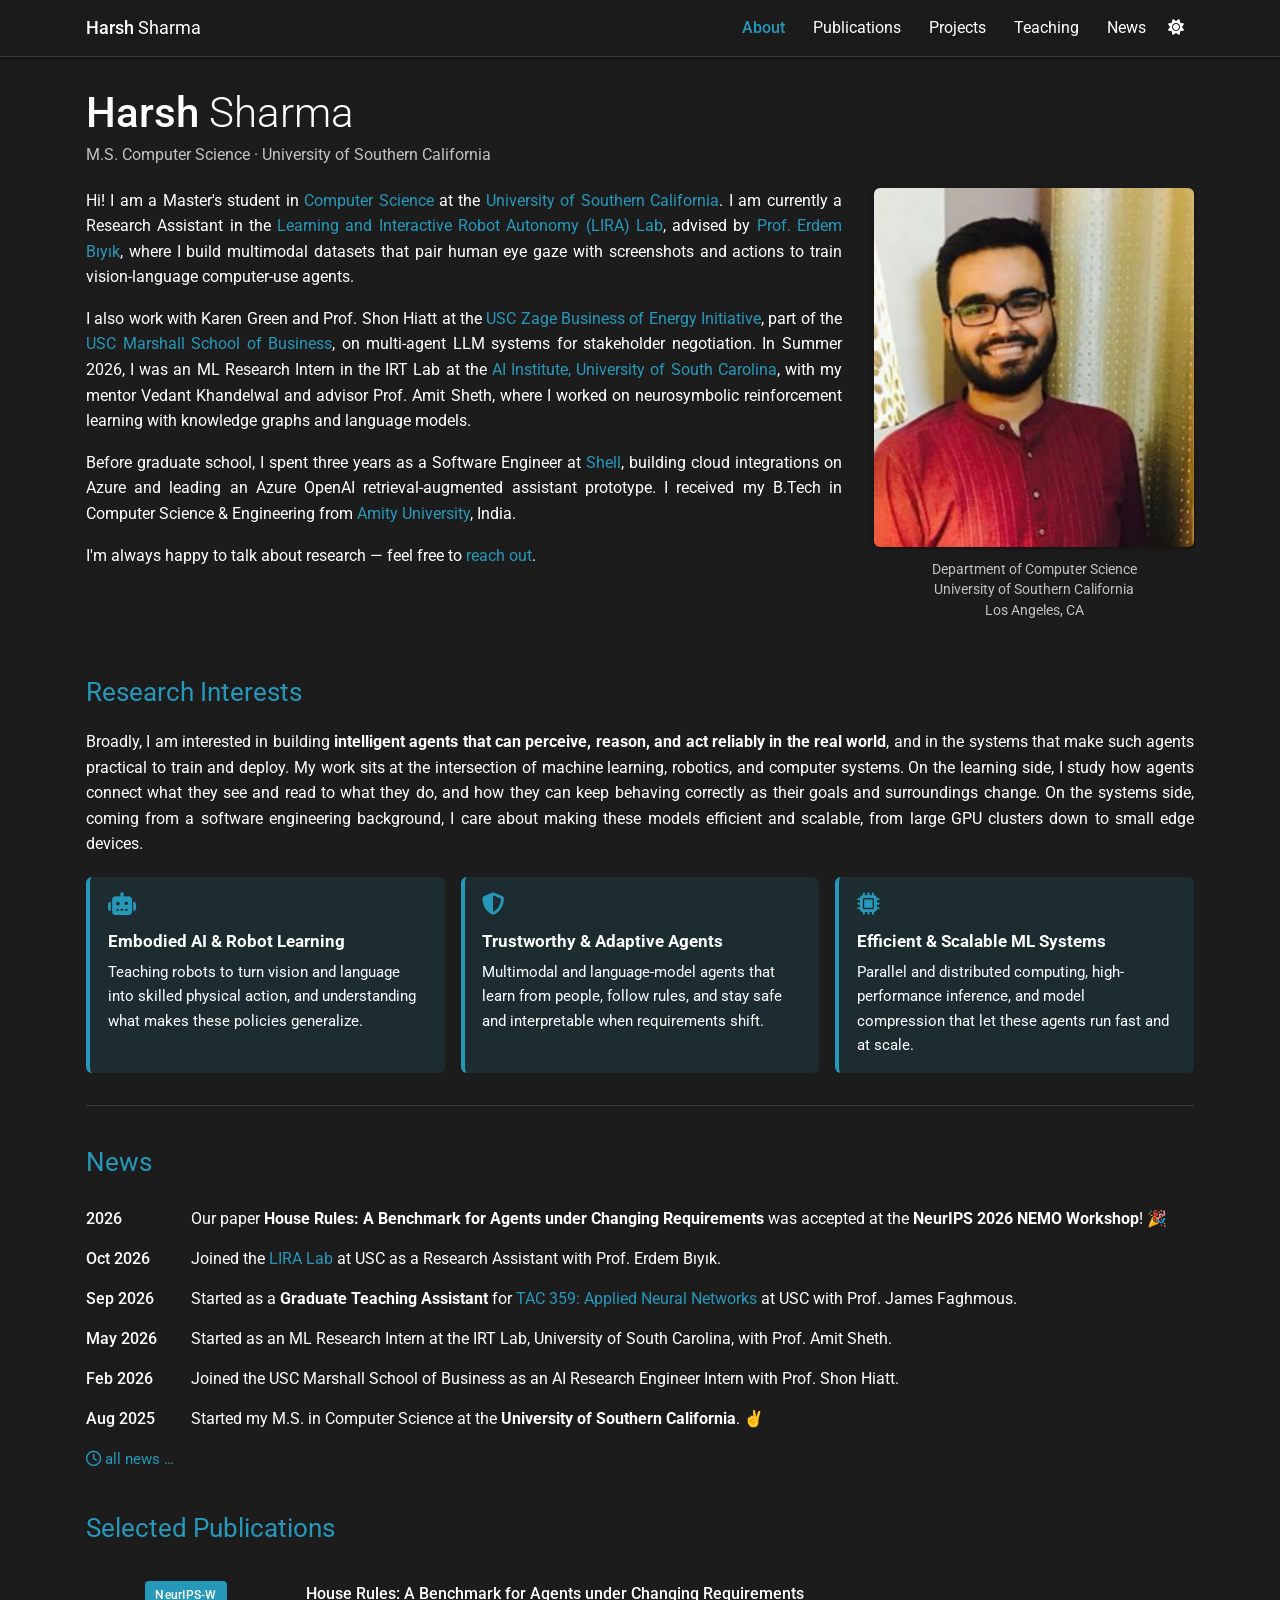
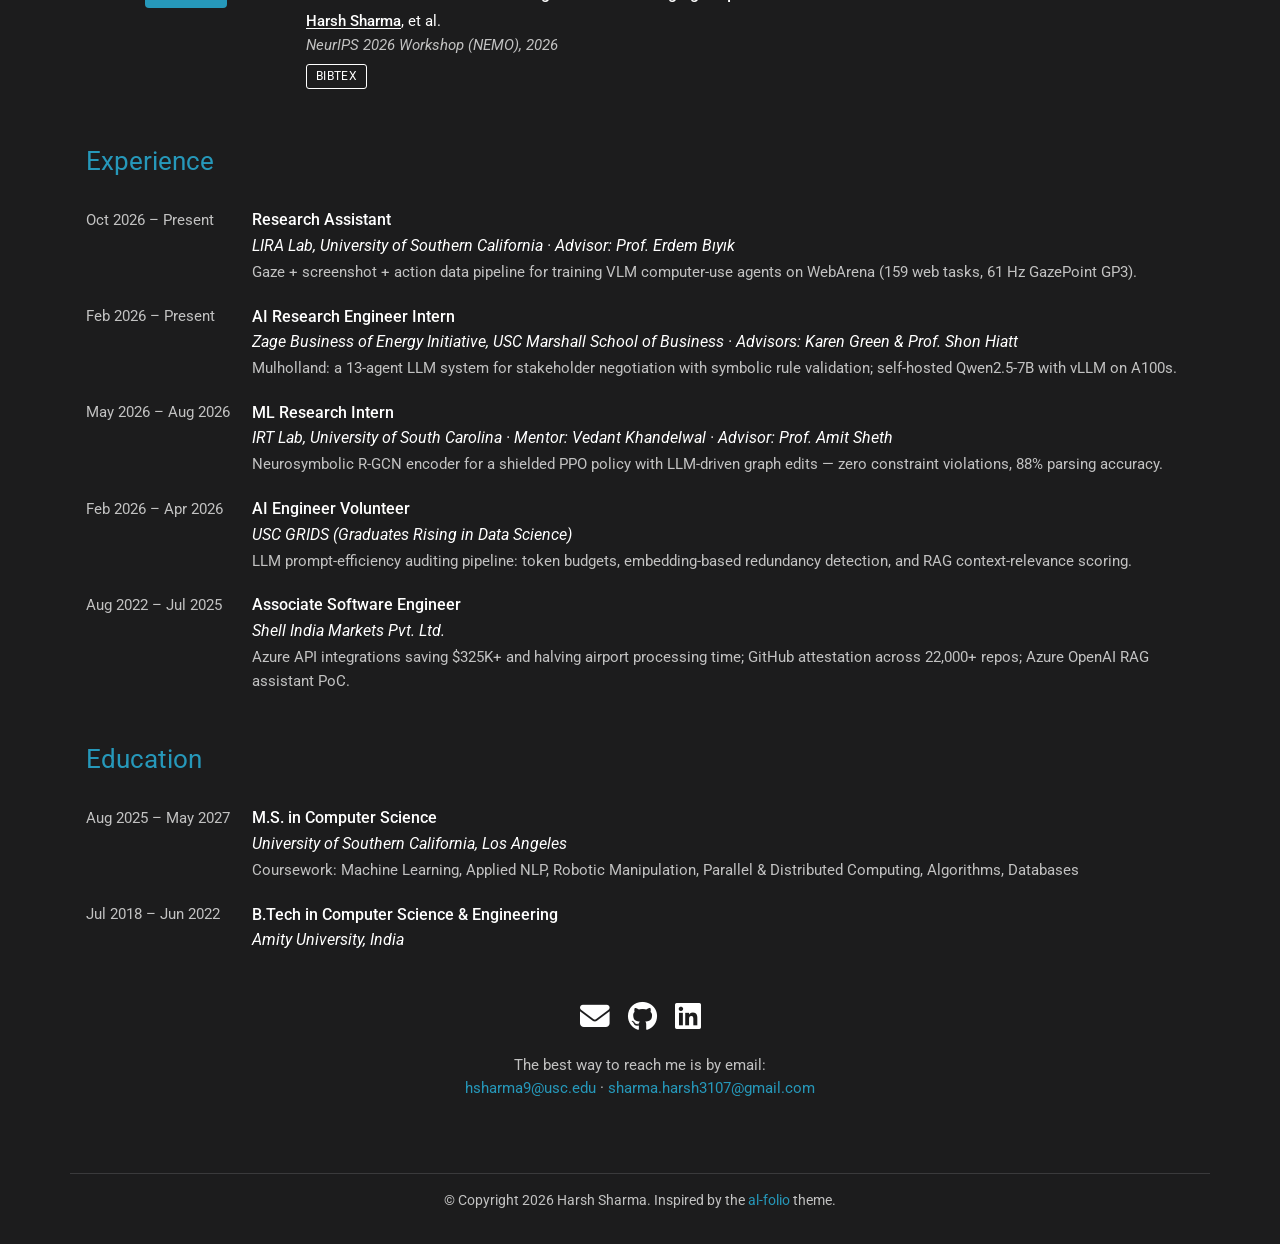
<file: index.html>
<!doctype html>
<html lang="en">
<head>
  <meta charset="utf-8">
  <meta name="viewport" content="width=device-width, initial-scale=1">
  <title>Harsh Sharma</title>
  <meta name="description" content="Harsh Sharma — M.S. Computer Science student at USC working on robot learning, vision-language-action models, and multimodal agents.">
  <meta name="author" content="Harsh Sharma">
  <meta property="og:title" content="Harsh Sharma">
  <meta property="og:description" content="Robot learning, VLAs, and multimodal agents at USC.">
  <meta property="og:image" content="assets/img/profile.jpg">
  <script>
    var t = "dark"; try { t = localStorage.getItem("theme-v2") || "dark"; } catch (e) {} document.documentElement.setAttribute("data-theme", t);
  </script>
  <link rel="preconnect" href="https://fonts.googleapis.com">
  <link rel="preconnect" href="https://fonts.gstatic.com" crossorigin>
  <link href="https://fonts.googleapis.com/css2?family=Roboto:wght@300;400;500;700&display=swap" rel="stylesheet">
  <link rel="stylesheet" href="https://cdnjs.cloudflare.com/ajax/libs/font-awesome/6.5.1/css/all.min.css">
  <link rel="stylesheet" href="assets/css/style.css">
  <link rel="icon" href="data:image/svg+xml,<svg xmlns=%22http://www.w3.org/2000/svg%22 viewBox=%220 0 100 100%22><text y=%22.9em%22 font-size=%2290%22>🤖</text></svg>">
  <script src="assets/js/main.js" defer></script>
</head>
<body>

  <nav class="navbar">
    <div class="nav-inner">
      <a class="brand" href="index.html"><span class="first">Harsh</span> Sharma</a>
      <div style="display:flex;align-items:center;">
        <ul class="nav-links" id="nav-links">
          <li><a class="active" href="index.html">About</a></li>
          <li><a href="publications.html">Publications</a></li>
          <li><a href="projects.html">Projects</a></li>
          <li><a href="teaching.html">Teaching</a></li>
          <li><a href="news.html">News</a></li>
        </ul>
        <button class="theme-toggle" id="theme-toggle" aria-label="Toggle dark mode"><i class="fa-solid fa-moon"></i></button>
        <button class="nav-toggle" id="nav-toggle" aria-label="Toggle navigation" aria-expanded="false"><i class="fa-solid fa-bars"></i></button>
      </div>
    </div>
  </nav>

  <main class="container">

    <header class="post-header">
      <h1 class="post-title"><span class="first">Harsh</span> Sharma</h1>
      <p class="post-description">M.S. Computer Science &middot; University of Southern California</p>
    </header>

    <article class="clearfix">
      <div class="profile">
        <img src="assets/img/profile.jpg" alt="Photo of Harsh Sharma">
        <div class="more-info">
          Department of Computer Science<br>
          University of Southern California<br>
          Los Angeles, CA
        </div>
      </div>

      <div class="bio">
        <p>
          Hi! I am a Master's student in <a href="https://www.cs.usc.edu/" target="_blank" rel="noopener">Computer Science</a>
          at the <a href="https://www.usc.edu/" target="_blank" rel="noopener">University of Southern California</a>.
          I am currently a Research Assistant in the
          <a href="https://liralab.usc.edu/" target="_blank" rel="noopener">Learning and Interactive Robot Autonomy (LIRA) Lab</a>,
          advised by <a href="https://ebiyik.github.io/" target="_blank" rel="noopener">Prof. Erdem B&#305;y&#305;k</a>,
          where I build multimodal datasets that pair human eye gaze with screenshots and actions to train
          vision-language computer-use agents.
        </p>
        <p>
          I also work with Karen Green and Prof. Shon Hiatt at the <a href="https://www.marshall.usc.edu/business-of-energy-initiative" target="_blank" rel="noopener">USC Zage Business of Energy Initiative</a>,
          part of the <a href="https://www.marshall.usc.edu/" target="_blank" rel="noopener">USC Marshall School of Business</a>, on multi-agent LLM systems for stakeholder negotiation.
          In Summer 2026, I was an ML Research Intern in the IRT Lab at the
          <a href="https://aiisc.ai/" target="_blank" rel="noopener">AI Institute, University of South Carolina</a>,
          with my mentor Vedant Khandelwal and advisor Prof. Amit Sheth,
          where I worked on neurosymbolic reinforcement learning with knowledge graphs and language models.
        </p>
        <p>
          Before graduate school, I spent three years as a Software Engineer at
          <a href="https://www.shell.com/" target="_blank" rel="noopener">Shell</a>, building cloud integrations on Azure and
          leading an Azure OpenAI retrieval-augmented assistant prototype. I received my B.Tech in Computer Science &amp;
          Engineering from <a href="https://www.amity.edu/" target="_blank" rel="noopener">Amity University</a>, India.
        </p>
        <!-- Optional: uncomment if you are applying to PhD programs
        <p><b>I am applying to Ph.D. programs for Fall 2027.</b> Feel free to reach out!</p>
        -->
        <p>
          I'm always happy to talk about research &mdash; feel free to
          <a href="#" data-email="hsharma9|usc.edu">reach out</a>.
        </p>
      </div>
    </article>

    <section class="research">
      <h2>Research Interests</h2>
      <p class="research-lead">
        Broadly, I am interested in building <b>intelligent agents that can perceive, reason, and act reliably in the
        real world</b>, and in the systems that make such agents practical to train and deploy. My work sits at the
        intersection of machine learning, robotics, and computer systems. On the learning side, I study how agents connect
        what they see and read to what they do, and how they can keep behaving correctly as their goals and surroundings
        change. On the systems side, coming from a software engineering background, I care about making these models
        efficient and scalable, from large GPU clusters down to small edge devices.
      </p>
      <div class="research-grid">
        <div class="research-card">
          <i class="fa-solid fa-robot"></i>
          <h3>Embodied AI &amp; Robot Learning</h3>
          <p>Teaching robots to turn vision and language into skilled physical action, and understanding what makes these policies generalize.</p>
        </div>
        <div class="research-card">
          <i class="fa-solid fa-shield-halved"></i>
          <h3>Trustworthy &amp; Adaptive Agents</h3>
          <p>Multimodal and language-model agents that learn from people, follow rules, and stay safe and interpretable when requirements shift.</p>
        </div>
        <div class="research-card">
          <i class="fa-solid fa-microchip"></i>
          <h3>Efficient &amp; Scalable ML Systems</h3>
          <p>Parallel and distributed computing, high-performance inference, and model compression that let these agents run fast and at scale.</p>
        </div>
      </div>
    </section>

    <hr>

    <section>
      <h2><a href="news.html">News</a></h2>
      <div class="news-scroll">
        <table class="news-table">
          <tr>
            <td class="date">2026</td>
            <td>Our paper <b>House Rules: A Benchmark for Agents under Changing Requirements</b> was accepted at the
              <b>NeurIPS 2026 NEMO Workshop</b>! 🎉</td>
          </tr>
          <tr>
            <td class="date">Oct 2026</td>
            <td>Joined the <a href="https://liralab.usc.edu/" target="_blank" rel="noopener">LIRA Lab</a> at USC as a Research Assistant with Prof. Erdem B&#305;y&#305;k.</td>
          </tr>
          <tr>
            <td class="date">Sep 2026</td>
            <td>Started as a <b>Graduate Teaching Assistant</b> for <a href="teaching.html">TAC 359: Applied Neural Networks</a> at USC with Prof. James Faghmous.</td>
          </tr>
          <tr>
            <td class="date">May 2026</td>
            <td>Started as an ML Research Intern at the IRT Lab, University of South Carolina, with Prof. Amit Sheth.</td>
          </tr>
          <tr>
            <td class="date">Feb 2026</td>
            <td>Joined the USC Marshall School of Business as an AI Research Engineer Intern with Prof. Shon Hiatt.</td>
          </tr>
          <tr>
            <td class="date">Aug 2025</td>
            <td>Started my M.S. in Computer Science at the <b>University of Southern California</b>. ✌️</td>
          </tr>
        </table>
      </div>
      <a class="see-all" href="news.html"><i class="fa-regular fa-clock"></i> all news &hellip;</a>
    </section>

    <section>
      <h2><a href="publications.html">Selected Publications</a></h2>
      <ol class="bibliography">
        <li>
          <div class="pub-preview"><abbr class="badge" title="NeurIPS 2026 Workshop">NeurIPS-W</abbr></div>
          <div class="pub-body">
            <div class="pub-title"><a href="#">House Rules: A Benchmark for Agents under Changing Requirements</a></div>
            <!-- TODO: replace with the full author list -->
            <div class="pub-authors"><span class="me">Harsh Sharma</span>, et al.</div>
            <div class="pub-venue">NeurIPS 2026 Workshop (NEMO), 2026</div>
            <div class="pub-links">
              <button data-toggle="home-bib-houserules" aria-expanded="false">BibTeX</button>
            </div>
            <div class="pub-hidden bibtex" id="home-bib-houserules"><pre>@inproceedings{sharma2026houserules,
  title     = {House Rules: A Benchmark for Agents under Changing Requirements},
  author    = {Sharma, Harsh and others},
  booktitle = {NeurIPS 2026 Workshop (NEMO)},
  year      = {2026}
}</pre></div>
          </div>
        </li>
      </ol>
    </section>

    <section>
      <h2>Experience</h2>
      <ul class="timeline">
        <li>
          <div class="when">Oct 2026 &ndash; Present</div>
          <div class="what">
            <div class="role">Research Assistant</div>
            <div class="org">LIRA Lab, University of Southern California &middot; Advisor: Prof. Erdem B&#305;y&#305;k</div>
            <div class="detail">Gaze + screenshot + action data pipeline for training VLM computer-use agents on WebArena (159 web tasks, 61&nbsp;Hz GazePoint GP3).</div>
          </div>
        </li>
        <li>
          <div class="when">Feb 2026 &ndash; Present</div>
          <div class="what">
            <div class="role">AI Research Engineer Intern</div>
            <div class="org">Zage Business of Energy Initiative, USC Marshall School of Business &middot; Advisors: Karen Green &amp; Prof. Shon Hiatt</div>
            <div class="detail">Mulholland: a 13-agent LLM system for stakeholder negotiation with symbolic rule validation; self-hosted Qwen2.5-7B with vLLM on A100s.</div>
          </div>
        </li>
        <li>
          <div class="when">May 2026 &ndash; Aug 2026</div>
          <div class="what">
            <div class="role">ML Research Intern</div>
            <div class="org">IRT Lab, University of South Carolina &middot; Mentor: Vedant Khandelwal &middot; Advisor: Prof. Amit Sheth</div>
            <div class="detail">Neurosymbolic R-GCN encoder for a shielded PPO policy with LLM-driven graph edits &mdash; zero constraint violations, 88% parsing accuracy.</div>
          </div>
        </li>
        <li>
          <div class="when">Feb 2026 &ndash; Apr 2026</div>
          <div class="what">
            <div class="role">AI Engineer Volunteer</div>
            <div class="org">USC GRIDS (Graduates Rising in Data Science)</div>
            <div class="detail">LLM prompt-efficiency auditing pipeline: token budgets, embedding-based redundancy detection, and RAG context-relevance scoring.</div>
          </div>
        </li>
        <li>
          <div class="when">Aug 2022 &ndash; Jul 2025</div>
          <div class="what">
            <div class="role">Associate Software Engineer</div>
            <div class="org">Shell India Markets Pvt. Ltd.</div>
            <div class="detail">Azure API integrations saving $325K+ and halving airport processing time; GitHub attestation across 22,000+ repos; Azure OpenAI RAG assistant PoC.</div>
          </div>
        </li>
      </ul>
    </section>

    <section>
      <h2>Education</h2>
      <ul class="timeline">
        <li>
          <div class="when">Aug 2025 &ndash; May 2027</div>
          <div class="what">
            <div class="role">M.S. in Computer Science</div>
            <div class="org">University of Southern California, Los Angeles</div>
            <div class="detail">Coursework: Machine Learning, Applied NLP, Robotic Manipulation, Parallel &amp; Distributed Computing, Algorithms, Databases</div>
          </div>
        </li>
        <li>
          <div class="when">Jul 2018 &ndash; Jun 2022</div>
          <div class="what">
            <div class="role">B.Tech in Computer Science &amp; Engineering</div>
            <div class="org">Amity University, India</div>
          </div>
        </li>
      </ul>
    </section>

    <div class="social">
      <div class="icons">
        <a href="#" data-email="hsharma9|usc.edu" title="Email (USC)"><i class="fa-solid fa-envelope"></i></a>
        <a href="https://github.com/Harsh-31" target="_blank" rel="noopener" title="GitHub"><i class="fa-brands fa-github"></i></a>
        <a href="https://www.linkedin.com/in/harsh-sharma-3107/" target="_blank" rel="noopener" title="LinkedIn"><i class="fa-brands fa-linkedin"></i></a>
      </div>
      <div class="contact-note">
        The best way to reach me is by email:<br>
        <a href="#" data-email="hsharma9|usc.edu" data-email-show>hsharma9 [at] usc.edu</a> &middot;
        <a href="#" data-email="sharma.harsh3107|gmail.com" data-email-show>sharma.harsh3107 [at] gmail.com</a>
      </div>
    </div>

  </main>

  <footer>
    &copy; Copyright <span id="year">2026</span> Harsh Sharma. Inspired by the <a href="https://github.com/alshedivat/al-folio" target="_blank" rel="noopener">al-folio</a> theme.
  </footer>

</body>
</html>
</file>
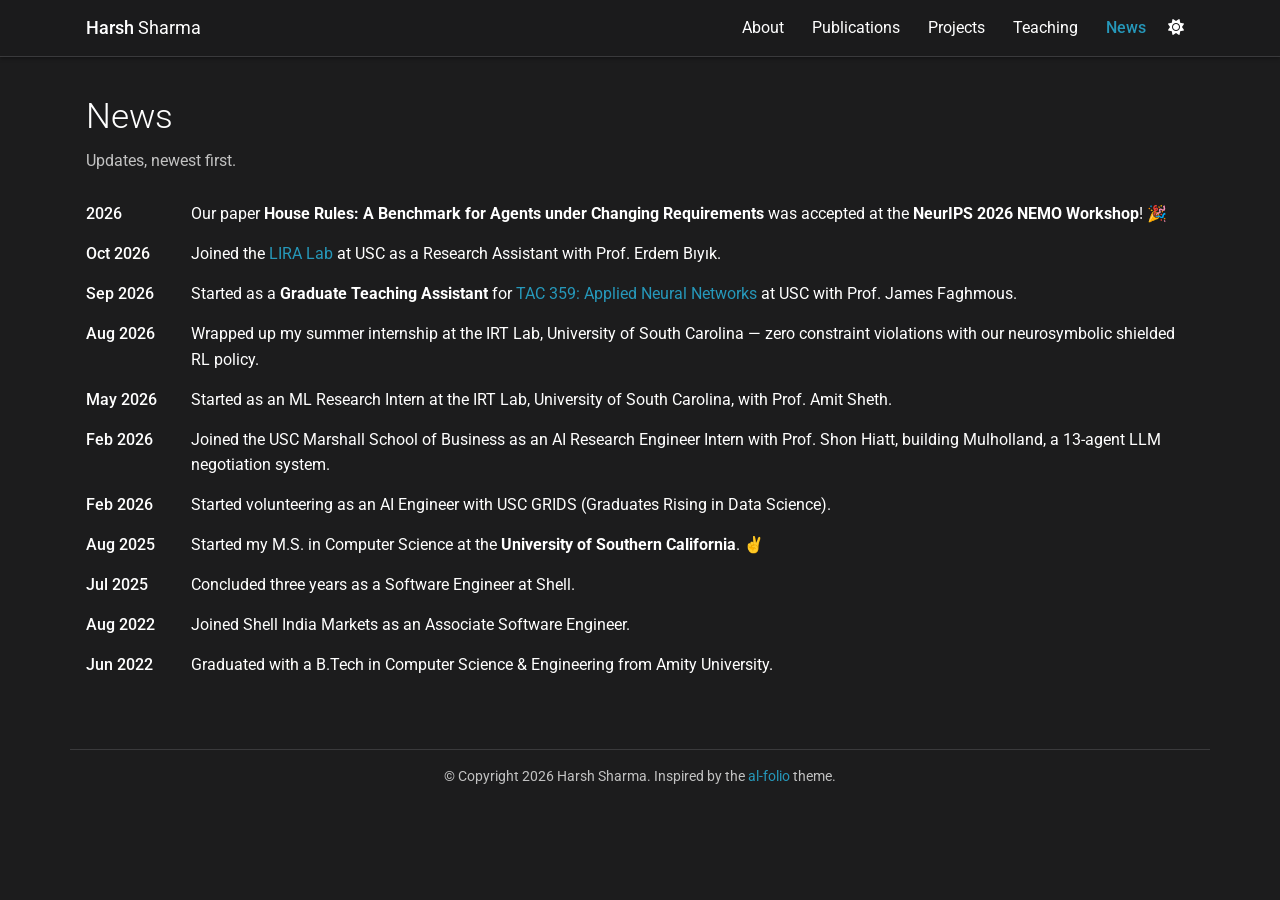
<file: news.html>
<!doctype html>
<html lang="en">
<head>
  <meta charset="utf-8">
  <meta name="viewport" content="width=device-width, initial-scale=1">
  <title>News | Harsh Sharma</title>
  <meta name="description" content="News and updates from Harsh Sharma.">
  <script>
    var t = "dark"; try { t = localStorage.getItem("theme-v2") || "dark"; } catch (e) {} document.documentElement.setAttribute("data-theme", t);
  </script>
  <link rel="preconnect" href="https://fonts.googleapis.com">
  <link rel="preconnect" href="https://fonts.gstatic.com" crossorigin>
  <link href="https://fonts.googleapis.com/css2?family=Roboto:wght@300;400;500;700&display=swap" rel="stylesheet">
  <link rel="stylesheet" href="https://cdnjs.cloudflare.com/ajax/libs/font-awesome/6.5.1/css/all.min.css">
  <link rel="stylesheet" href="assets/css/style.css">
  <link rel="icon" href="data:image/svg+xml,<svg xmlns=%22http://www.w3.org/2000/svg%22 viewBox=%220 0 100 100%22><text y=%22.9em%22 font-size=%2290%22>🤖</text></svg>">
  <script src="assets/js/main.js" defer></script>
</head>
<body>

  <nav class="navbar">
    <div class="nav-inner">
      <a class="brand" href="index.html"><span class="first">Harsh</span> Sharma</a>
      <div style="display:flex;align-items:center;">
        <ul class="nav-links" id="nav-links">
          <li><a href="index.html">About</a></li>
          <li><a href="publications.html">Publications</a></li>
          <li><a href="projects.html">Projects</a></li>
          <li><a href="teaching.html">Teaching</a></li>
          <li><a class="active" href="news.html">News</a></li>
        </ul>
        <button class="theme-toggle" id="theme-toggle" aria-label="Toggle dark mode"><i class="fa-solid fa-moon"></i></button>
        <button class="nav-toggle" id="nav-toggle" aria-label="Toggle navigation" aria-expanded="false"><i class="fa-solid fa-bars"></i></button>
      </div>
    </div>
  </nav>

  <main class="container">
    <header class="post-header">
      <h1 class="page-title">News</h1>
      <p class="post-description">Updates, newest first.</p>
    </header>

    <table class="news-table">
      <tr>
        <td class="date">2026</td>
        <td>Our paper <b>House Rules: A Benchmark for Agents under Changing Requirements</b> was accepted at the
          <b>NeurIPS 2026 NEMO Workshop</b>! 🎉</td>
      </tr>
      <tr>
        <td class="date">Oct 2026</td>
        <td>Joined the <a href="https://liralab.usc.edu/" target="_blank" rel="noopener">LIRA Lab</a> at USC as a Research Assistant with Prof. Erdem B&#305;y&#305;k.</td>
      </tr>
      <tr>
        <td class="date">Sep 2026</td>
        <td>Started as a <b>Graduate Teaching Assistant</b> for <a href="teaching.html">TAC 359: Applied Neural Networks</a> at USC with Prof. James Faghmous.</td>
      </tr>
      <tr>
        <td class="date">Aug 2026</td>
        <td>Wrapped up my summer internship at the IRT Lab, University of South Carolina &mdash; zero constraint violations with our neurosymbolic shielded RL policy.</td>
      </tr>
      <tr>
        <td class="date">May 2026</td>
        <td>Started as an ML Research Intern at the IRT Lab, University of South Carolina, with Prof. Amit Sheth.</td>
      </tr>
      <tr>
        <td class="date">Feb 2026</td>
        <td>Joined the USC Marshall School of Business as an AI Research Engineer Intern with Prof. Shon Hiatt, building Mulholland, a 13-agent LLM negotiation system.</td>
      </tr>
      <tr>
        <td class="date">Feb 2026</td>
        <td>Started volunteering as an AI Engineer with USC GRIDS (Graduates Rising in Data Science).</td>
      </tr>
      <tr>
        <td class="date">Aug 2025</td>
        <td>Started my M.S. in Computer Science at the <b>University of Southern California</b>. ✌️</td>
      </tr>
      <tr>
        <td class="date">Jul 2025</td>
        <td>Concluded three years as a Software Engineer at Shell.</td>
      </tr>
      <tr>
        <td class="date">Aug 2022</td>
        <td>Joined Shell India Markets as an Associate Software Engineer.</td>
      </tr>
      <tr>
        <td class="date">Jun 2022</td>
        <td>Graduated with a B.Tech in Computer Science &amp; Engineering from Amity University.</td>
      </tr>
    </table>
  </main>

  <footer>
    &copy; Copyright <span id="year">2026</span> Harsh Sharma. Inspired by the <a href="https://github.com/alshedivat/al-folio" target="_blank" rel="noopener">al-folio</a> theme.
  </footer>

</body>
</html>
</file>
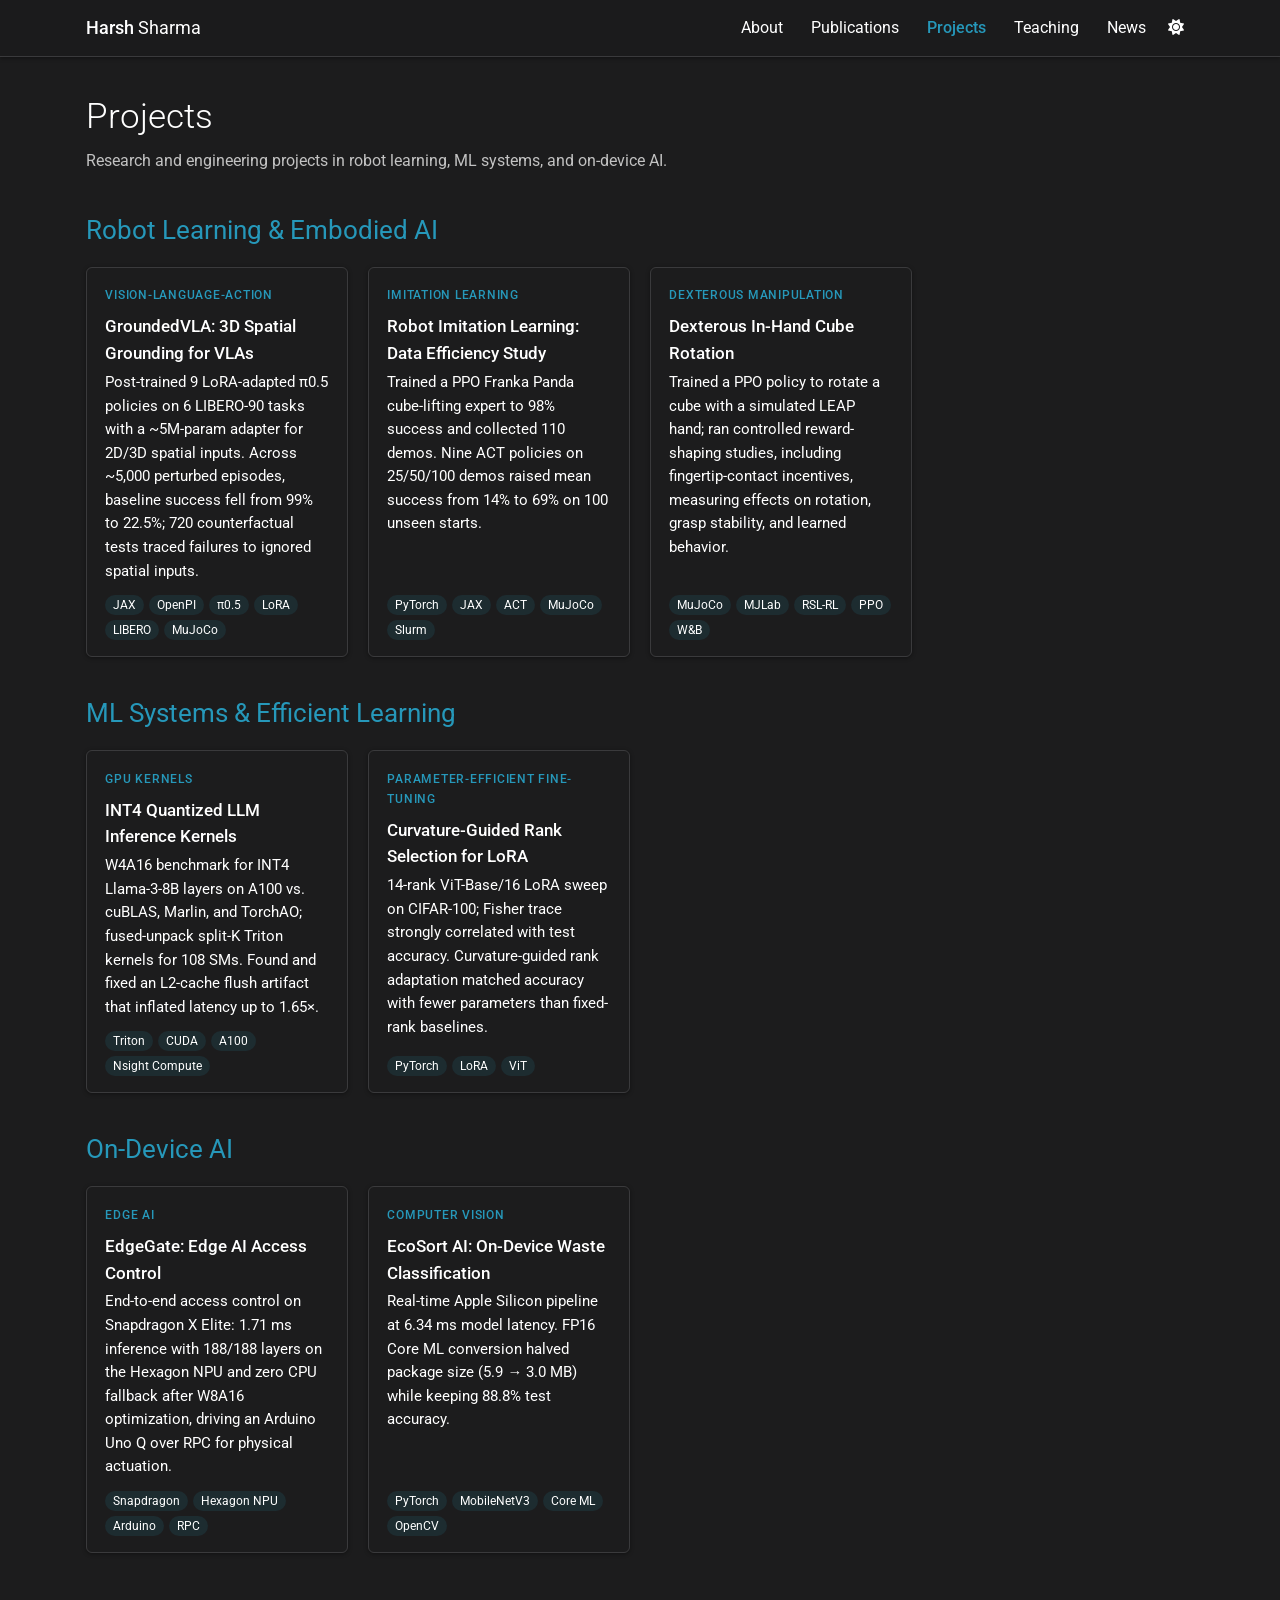
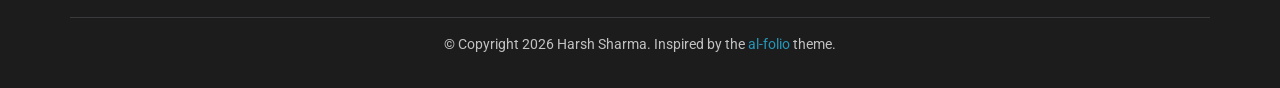
<file: projects.html>
<!doctype html>
<html lang="en">
<head>
  <meta charset="utf-8">
  <meta name="viewport" content="width=device-width, initial-scale=1">
  <title>Projects | Harsh Sharma</title>
  <meta name="description" content="Research and engineering projects by Harsh Sharma.">
  <script>
    var t = "dark"; try { t = localStorage.getItem("theme-v2") || "dark"; } catch (e) {} document.documentElement.setAttribute("data-theme", t);
  </script>
  <link rel="preconnect" href="https://fonts.googleapis.com">
  <link rel="preconnect" href="https://fonts.gstatic.com" crossorigin>
  <link href="https://fonts.googleapis.com/css2?family=Roboto:wght@300;400;500;700&display=swap" rel="stylesheet">
  <link rel="stylesheet" href="https://cdnjs.cloudflare.com/ajax/libs/font-awesome/6.5.1/css/all.min.css">
  <link rel="stylesheet" href="assets/css/style.css">
  <link rel="icon" href="data:image/svg+xml,<svg xmlns=%22http://www.w3.org/2000/svg%22 viewBox=%220 0 100 100%22><text y=%22.9em%22 font-size=%2290%22>🤖</text></svg>">
  <script src="assets/js/main.js" defer></script>
</head>
<body>

  <nav class="navbar">
    <div class="nav-inner">
      <a class="brand" href="index.html"><span class="first">Harsh</span> Sharma</a>
      <div style="display:flex;align-items:center;">
        <ul class="nav-links" id="nav-links">
          <li><a href="index.html">About</a></li>
          <li><a href="publications.html">Publications</a></li>
          <li><a class="active" href="projects.html">Projects</a></li>
          <li><a href="teaching.html">Teaching</a></li>
          <li><a href="news.html">News</a></li>
        </ul>
        <button class="theme-toggle" id="theme-toggle" aria-label="Toggle dark mode"><i class="fa-solid fa-moon"></i></button>
        <button class="nav-toggle" id="nav-toggle" aria-label="Toggle navigation" aria-expanded="false"><i class="fa-solid fa-bars"></i></button>
      </div>
    </div>
  </nav>

  <main class="container">
    <header class="post-header">
      <h1 class="page-title">Projects</h1>
      <p class="post-description">Research and engineering projects in robot learning, ML systems, and on-device AI.</p>
    </header>

    <!-- To link a card to GitHub, wrap the <h3> text in <a href="..."> -->

    <h2>Robot Learning &amp; Embodied AI</h2>
    <div class="projects">
      <div class="project-card">
        <div class="category">Vision-Language-Action</div>
        <h3>GroundedVLA: 3D Spatial Grounding for VLAs</h3>
        <p>Post-trained 9 LoRA-adapted &pi;0.5 policies on 6 LIBERO-90 tasks with a ~5M-param adapter for 2D/3D spatial inputs.
          Across ~5,000 perturbed episodes, baseline success fell from 99% to 22.5%; 720 counterfactual tests traced failures to ignored spatial inputs.</p>
        <div class="tags"><span class="tag">JAX</span><span class="tag">OpenPI</span><span class="tag">&pi;0.5</span><span class="tag">LoRA</span><span class="tag">LIBERO</span><span class="tag">MuJoCo</span></div>
      </div>
      <div class="project-card">
        <div class="category">Imitation Learning</div>
        <h3>Robot Imitation Learning: Data Efficiency Study</h3>
        <p>Trained a PPO Franka Panda cube-lifting expert to 98% success and collected 110 demos. Nine ACT policies on 25/50/100 demos
          raised mean success from 14% to 69% on 100 unseen starts.</p>
        <div class="tags"><span class="tag">PyTorch</span><span class="tag">JAX</span><span class="tag">ACT</span><span class="tag">MuJoCo</span><span class="tag">Slurm</span></div>
      </div>
      <div class="project-card">
        <div class="category">Dexterous Manipulation</div>
        <h3>Dexterous In-Hand Cube Rotation</h3>
        <p>Trained a PPO policy to rotate a cube with a simulated LEAP hand; ran controlled reward-shaping studies, including fingertip-contact
          incentives, measuring effects on rotation, grasp stability, and learned behavior.</p>
        <div class="tags"><span class="tag">MuJoCo</span><span class="tag">MJLab</span><span class="tag">RSL-RL</span><span class="tag">PPO</span><span class="tag">W&amp;B</span></div>
      </div>
    </div>

    <h2>ML Systems &amp; Efficient Learning</h2>
    <div class="projects">
      <div class="project-card">
        <div class="category">GPU Kernels</div>
        <h3>INT4 Quantized LLM Inference Kernels</h3>
        <p>W4A16 benchmark for INT4 Llama-3-8B layers on A100 vs. cuBLAS, Marlin, and TorchAO; fused-unpack split-K Triton kernels for 108 SMs.
          Found and fixed an L2-cache flush artifact that inflated latency up to 1.65&times;.</p>
        <div class="tags"><span class="tag">Triton</span><span class="tag">CUDA</span><span class="tag">A100</span><span class="tag">Nsight Compute</span></div>
      </div>
      <div class="project-card">
        <div class="category">Parameter-Efficient Fine-Tuning</div>
        <h3>Curvature-Guided Rank Selection for LoRA</h3>
        <p>14-rank ViT-Base/16 LoRA sweep on CIFAR-100; Fisher trace strongly correlated with test accuracy. Curvature-guided rank adaptation
          matched accuracy with fewer parameters than fixed-rank baselines.</p>
        <div class="tags"><span class="tag">PyTorch</span><span class="tag">LoRA</span><span class="tag">ViT</span></div>
      </div>
    </div>

    <h2>On-Device AI</h2>
    <div class="projects">
      <div class="project-card">
        <div class="category">Edge AI</div>
        <h3>EdgeGate: Edge AI Access Control</h3>
        <p>End-to-end access control on Snapdragon X Elite: 1.71 ms inference with 188/188 layers on the Hexagon NPU and zero CPU fallback
          after W8A16 optimization, driving an Arduino Uno Q over RPC for physical actuation.</p>
        <div class="tags"><span class="tag">Snapdragon</span><span class="tag">Hexagon NPU</span><span class="tag">Arduino</span><span class="tag">RPC</span></div>
      </div>
      <div class="project-card">
        <div class="category">Computer Vision</div>
        <h3>EcoSort AI: On-Device Waste Classification</h3>
        <p>Real-time Apple Silicon pipeline at 6.34 ms model latency. FP16 Core ML conversion halved package size (5.9 &rarr; 3.0 MB) while
          keeping 88.8% test accuracy.</p>
        <div class="tags"><span class="tag">PyTorch</span><span class="tag">MobileNetV3</span><span class="tag">Core ML</span><span class="tag">OpenCV</span></div>
      </div>
    </div>
  </main>

  <footer>
    &copy; Copyright <span id="year">2026</span> Harsh Sharma. Inspired by the <a href="https://github.com/alshedivat/al-folio" target="_blank" rel="noopener">al-folio</a> theme.
  </footer>

</body>
</html>
</file>
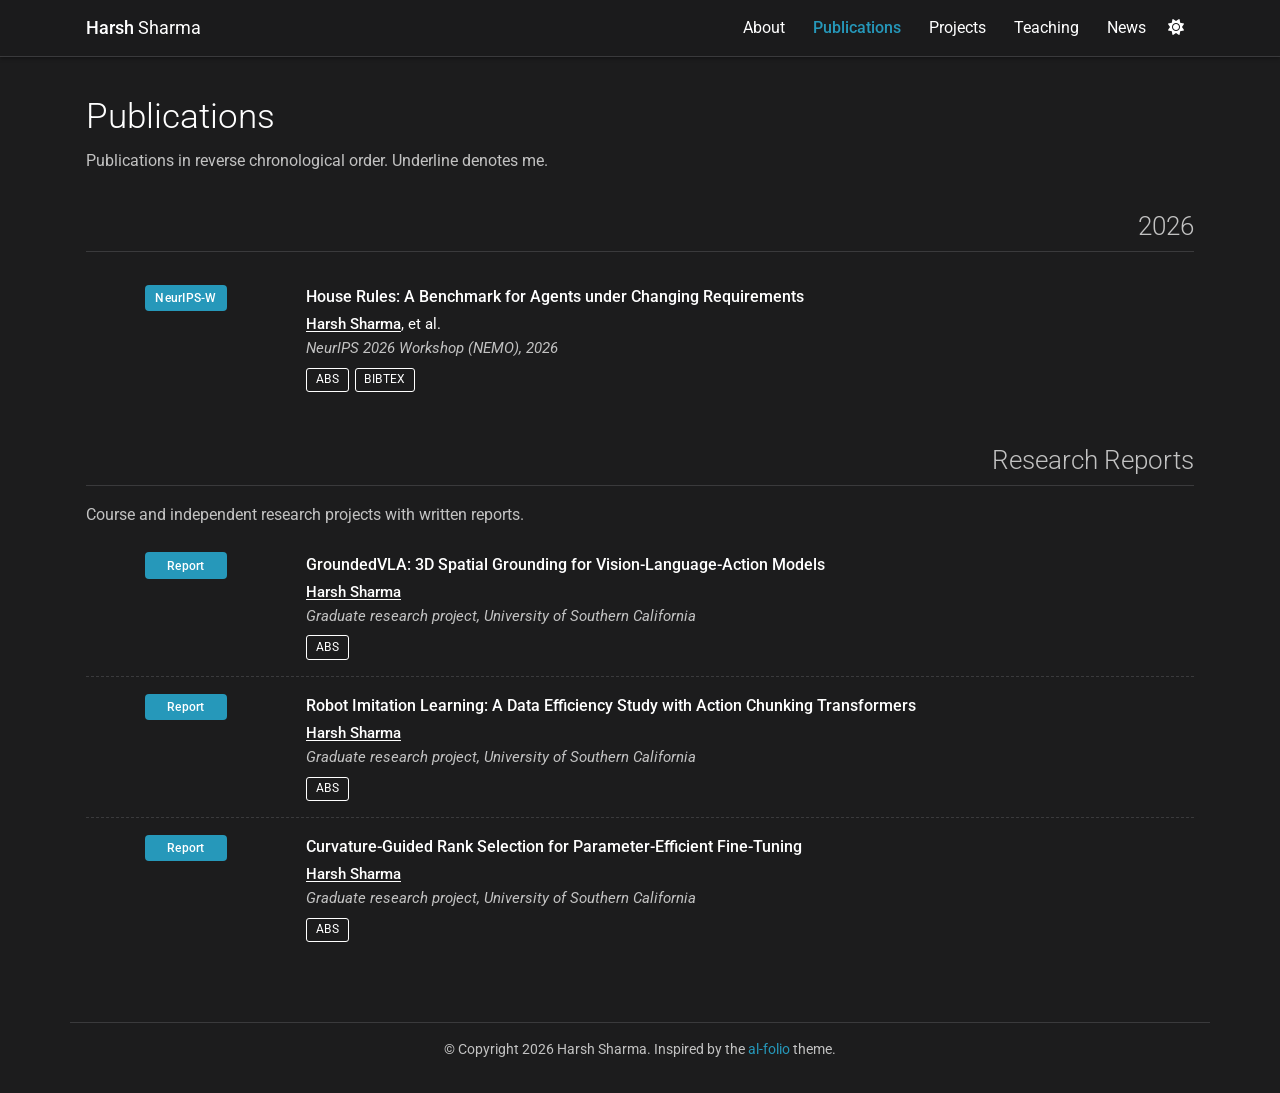
<file: publications.html>
<!doctype html>
<html lang="en">
<head>
  <meta charset="utf-8">
  <meta name="viewport" content="width=device-width, initial-scale=1">
  <title>Publications | Harsh Sharma</title>
  <meta name="description" content="Publications by Harsh Sharma.">
  <script>
    var t = "dark"; try { t = localStorage.getItem("theme-v2") || "dark"; } catch (e) {} document.documentElement.setAttribute("data-theme", t);
  </script>
  <link rel="preconnect" href="https://fonts.googleapis.com">
  <link rel="preconnect" href="https://fonts.gstatic.com" crossorigin>
  <link href="https://fonts.googleapis.com/css2?family=Roboto:wght@300;400;500;700&display=swap" rel="stylesheet">
  <link rel="stylesheet" href="https://cdnjs.cloudflare.com/ajax/libs/font-awesome/6.5.1/css/all.min.css">
  <link rel="stylesheet" href="assets/css/style.css">
  <link rel="icon" href="data:image/svg+xml,<svg xmlns=%22http://www.w3.org/2000/svg%22 viewBox=%220 0 100 100%22><text y=%22.9em%22 font-size=%2290%22>🤖</text></svg>">
  <script src="assets/js/main.js" defer></script>
</head>
<body>

  <nav class="navbar">
    <div class="nav-inner">
      <a class="brand" href="index.html"><span class="first">Harsh</span> Sharma</a>
      <div style="display:flex;align-items:center;">
        <ul class="nav-links" id="nav-links">
          <li><a href="index.html">About</a></li>
          <li><a class="active" href="publications.html">Publications</a></li>
          <li><a href="projects.html">Projects</a></li>
          <li><a href="teaching.html">Teaching</a></li>
          <li><a href="news.html">News</a></li>
        </ul>
        <button class="theme-toggle" id="theme-toggle" aria-label="Toggle dark mode"><i class="fa-solid fa-moon"></i></button>
        <button class="nav-toggle" id="nav-toggle" aria-label="Toggle navigation" aria-expanded="false"><i class="fa-solid fa-bars"></i></button>
      </div>
    </div>
  </nav>

  <main class="container">
    <header class="post-header">
      <h1 class="page-title">Publications</h1>
      <p class="post-description">Publications in reverse chronological order. <span class="me">Underline</span> denotes me.</p>
    </header>

    <h2 class="year-heading">2026</h2>
    <ol class="bibliography">
      <li>
        <div class="pub-preview"><abbr class="badge" title="NeurIPS 2026 Workshop">NeurIPS-W</abbr></div>
        <div class="pub-body">
          <div class="pub-title"><a href="#">House Rules: A Benchmark for Agents under Changing Requirements</a></div>
          <!-- TODO: replace with the full author list, e.g. "Author A, <span class="me">Harsh Sharma</span>, Author B" -->
          <div class="pub-authors"><span class="me">Harsh Sharma</span>, et al.</div>
          <div class="pub-venue">NeurIPS 2026 Workshop (NEMO), 2026</div>
          <div class="pub-links">
            <button data-toggle="abs-houserules" aria-expanded="false">Abs</button>
            <button data-toggle="bib-houserules" aria-expanded="false">BibTeX</button>
          </div>
          <div class="pub-hidden abstract" id="abs-houserules">
            <!-- TODO: paste the paper abstract here -->
            A benchmark for evaluating how agents adapt when the rules and requirements of their task change during execution.
          </div>
          <div class="pub-hidden bibtex" id="bib-houserules"><pre>@inproceedings{sharma2026houserules,
  title     = {House Rules: A Benchmark for Agents under Changing Requirements},
  author    = {Sharma, Harsh and others},
  booktitle = {NeurIPS 2026 Workshop (NEMO)},
  year      = {2026}
}</pre></div>
        </div>
      </li>
    </ol>

    <h2 class="year-heading">Research Reports</h2>
    <p class="post-description" style="margin-bottom:0.5rem;">Course and independent research projects with written reports.</p>
    <ol class="bibliography">
      <li>
        <div class="pub-preview"><abbr class="badge" title="Project report">Report</abbr></div>
        <div class="pub-body">
          <div class="pub-title">GroundedVLA: 3D Spatial Grounding for Vision-Language-Action Models</div>
          <div class="pub-authors"><span class="me">Harsh Sharma</span></div>
          <div class="pub-venue">Graduate research project, University of Southern California</div>
          <div class="pub-links">
            <button data-toggle="abs-groundedvla" aria-expanded="false">Abs</button>
            <!-- <a href="#">Code</a> -->
          </div>
          <div class="pub-hidden abstract" id="abs-groundedvla">
            Post-trained 9 LoRA-adapted &pi;0.5 VLA policies on 6 LIBERO-90 tasks with a ~5M-parameter adapter for 2D/3D spatial
            inputs, using a multimodal training set of 300 demonstrations (~37K frames) with validated camera projections.
            Behavior evaluations over ~5,000 perturbed episodes showed baseline success falling from 99% to 22.5%, and 720
            counterfactual tests traced failures to policies ignoring the spatial inputs.
          </div>
        </div>
      </li>
      <li>
        <div class="pub-preview"><abbr class="badge" title="Project report">Report</abbr></div>
        <div class="pub-body">
          <div class="pub-title">Robot Imitation Learning: A Data Efficiency Study with Action Chunking Transformers</div>
          <div class="pub-authors"><span class="me">Harsh Sharma</span></div>
          <div class="pub-venue">Graduate research project, University of Southern California</div>
          <div class="pub-links">
            <button data-toggle="abs-act" aria-expanded="false">Abs</button>
          </div>
          <div class="pub-hidden abstract" id="abs-act">
            Trained a PPO expert to 98% success on simulated Franka Panda cube lifting and collected 110 demonstrations. Nine ACT
            policies trained on 25, 50, and 100 demos raised mean success from 14% to 69% across 100 unseen starts. Uncorrected
            missed grasps remained a key failure mode, showing that similarity to training demonstrations alone did not ensure success.
          </div>
        </div>
      </li>
      <li>
        <div class="pub-preview"><abbr class="badge" title="Project report">Report</abbr></div>
        <div class="pub-body">
          <div class="pub-title">Curvature-Guided Rank Selection for Parameter-Efficient Fine-Tuning</div>
          <div class="pub-authors"><span class="me">Harsh Sharma</span></div>
          <div class="pub-venue">Graduate research project, University of Southern California</div>
          <div class="pub-links">
            <button data-toggle="abs-curv" aria-expanded="false">Abs</button>
          </div>
          <div class="pub-hidden abstract" id="abs-curv">
            A 14-rank LoRA sweep on ViT-Base/16 for CIFAR-100 with diagonal Fisher curvature analysis found that Fisher trace
            correlates strongly with test accuracy. An online curvature-guided rank adaptation method achieved competitive accuracy
            with fewer average parameters than fixed-rank baselines.
          </div>
        </div>
      </li>
    </ol>
  </main>

  <footer>
    &copy; Copyright <span id="year">2026</span> Harsh Sharma. Inspired by the <a href="https://github.com/alshedivat/al-folio" target="_blank" rel="noopener">al-folio</a> theme.
  </footer>

</body>
</html>
</file>
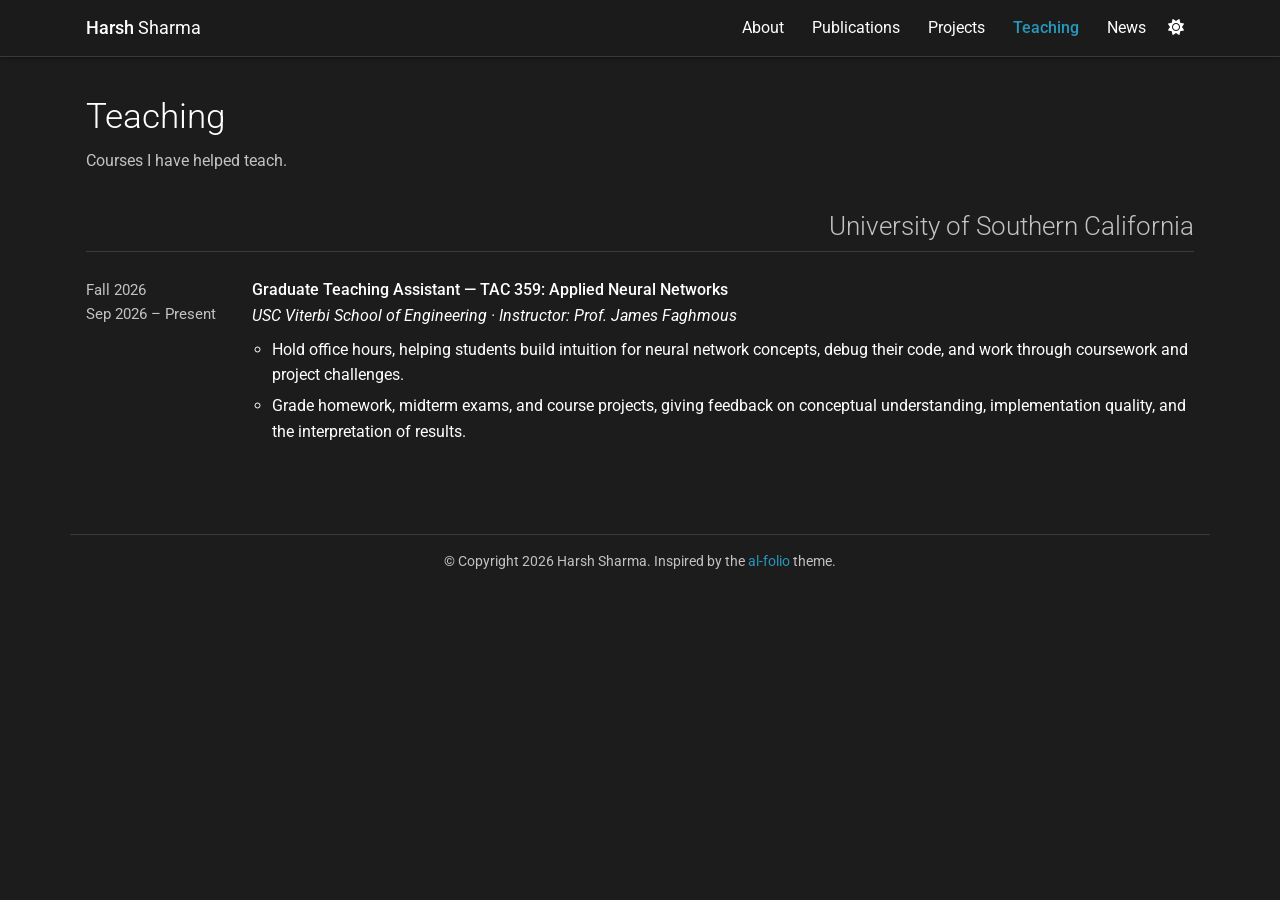
<file: teaching.html>
<!doctype html>
<html lang="en">
<head>
  <meta charset="utf-8">
  <meta name="viewport" content="width=device-width, initial-scale=1">
  <title>Teaching | Harsh Sharma</title>
  <meta name="description" content="Teaching experience of Harsh Sharma.">
  <script>
    var t = "dark"; try { t = localStorage.getItem("theme-v2") || "dark"; } catch (e) {} document.documentElement.setAttribute("data-theme", t);
  </script>
  <link rel="preconnect" href="https://fonts.googleapis.com">
  <link rel="preconnect" href="https://fonts.gstatic.com" crossorigin>
  <link href="https://fonts.googleapis.com/css2?family=Roboto:wght@300;400;500;700&display=swap" rel="stylesheet">
  <link rel="stylesheet" href="https://cdnjs.cloudflare.com/ajax/libs/font-awesome/6.5.1/css/all.min.css">
  <link rel="stylesheet" href="assets/css/style.css">
  <link rel="icon" href="data:image/svg+xml,<svg xmlns=%22http://www.w3.org/2000/svg%22 viewBox=%220 0 100 100%22><text y=%22.9em%22 font-size=%2290%22>🤖</text></svg>">
  <script src="assets/js/main.js" defer></script>
</head>
<body>

  <nav class="navbar">
    <div class="nav-inner">
      <a class="brand" href="index.html"><span class="first">Harsh</span> Sharma</a>
      <div style="display:flex;align-items:center;">
        <ul class="nav-links" id="nav-links">
          <li><a href="index.html">About</a></li>
          <li><a href="publications.html">Publications</a></li>
          <li><a href="projects.html">Projects</a></li>
          <li><a class="active" href="teaching.html">Teaching</a></li>
          <li><a href="news.html">News</a></li>
        </ul>
        <button class="theme-toggle" id="theme-toggle" aria-label="Toggle dark mode"><i class="fa-solid fa-moon"></i></button>
        <button class="nav-toggle" id="nav-toggle" aria-label="Toggle navigation" aria-expanded="false"><i class="fa-solid fa-bars"></i></button>
      </div>
    </div>
  </nav>

  <main class="container">
    <header class="post-header">
      <h1 class="page-title">Teaching</h1>
      <p class="post-description">Courses I have helped teach.</p>
    </header>

    <h2 class="year-heading">University of Southern California</h2>
    <ul class="timeline">
      <li>
        <div class="when">Fall 2026<br>Sep 2026 &ndash; Present</div>
        <div class="what">
          <div class="role">Graduate Teaching Assistant &mdash; TAC 359: Applied Neural Networks</div>
          <div class="org">USC Viterbi School of Engineering &middot; Instructor: Prof. James Faghmous</div>
          <ul class="interests" style="margin-top:0.5rem;">
            <li>Hold office hours, helping students build intuition for neural network concepts, debug their code, and work through coursework and project challenges.</li>
            <li>Grade homework, midterm exams, and course projects, giving feedback on conceptual understanding, implementation quality, and the interpretation of results.</li>
          </ul>
        </div>
      </li>
    </ul>
  </main>

  <footer>
    &copy; Copyright <span id="year">2026</span> Harsh Sharma. Inspired by the <a href="https://github.com/alshedivat/al-folio" target="_blank" rel="noopener">al-folio</a> theme.
  </footer>

</body>
</html>
</file>
<file: assets/css/style.css>
/* ------------------------------------------------------------------
   Academic personal site — styled after the al-folio Jekyll theme
   ------------------------------------------------------------------ */

:root {
  --bg: #f1e7d0;              /* warm cream light theme */
  --global-text-color: #000000;
  --text: var(--global-text-color);
  --muted: #4a4030;
  --accent: #9c0f93;          /* al-folio purple, deepened for contrast on cream */
  --accent-soft: rgba(156, 15, 147, 0.09);
  --border: #d9cbaa;
  --code-bg: #e8dcbf;
  --nav-bg: rgba(241, 231, 208, 0.96);
  --badge-bg: #00369f;
  --badge-text: #ffffff;
  --shadow: 0 1px 4px rgba(80, 60, 20, 0.12);
}

:root[data-theme="dark"] {
  --bg: #1c1c1d;
  --global-text-color: #ffffff;
  --text: var(--global-text-color);
  --muted: #c2c2c2;
  --accent: #2698ba;          /* al-folio dark-mode teal */
  --accent-soft: rgba(38, 152, 186, 0.12);
  --border: #3a3a3c;
  --code-bg: #2a2a2c;
  --nav-bg: rgba(28, 28, 29, 0.96);
  --badge-bg: #2698ba;
  --badge-text: #ffffff;
  --shadow: 0 1px 4px rgba(0, 0, 0, 0.4);
}

@media (prefers-color-scheme: dark) {
  :root:not([data-theme="light"]) {
    --bg: #1c1c1d;
    --global-text-color: #ffffff;
    --text: var(--global-text-color);
    --muted: #c2c2c2;
    --accent: #2698ba;
    --accent-soft: rgba(38, 152, 186, 0.12);
    --border: #3a3a3c;
    --code-bg: #2a2a2c;
    --nav-bg: rgba(28, 28, 29, 0.96);
    --badge-bg: #2698ba;
    --badge-text: #ffffff;
    --shadow: 0 1px 4px rgba(0, 0, 0, 0.4);
  }
}

* { box-sizing: border-box; }

html { scroll-behavior: smooth; }

body {
  margin: 0;
  background: var(--bg);
  color: var(--text);
  font-family: "Roboto", -apple-system, BlinkMacSystemFont, "Segoe UI", Helvetica, Arial, sans-serif;
  font-weight: 400;
  font-size: 1rem;
  line-height: 1.6;
  -webkit-font-smoothing: antialiased;
  transition: background-color 0.2s ease, color 0.2s ease;
}

b, strong { font-weight: 700; }

a {
  color: var(--accent);
  text-decoration: none;
}
a:hover { text-decoration: underline; }

hr {
  border: 0;
  border-top: 1px solid var(--border);
  margin: 2rem 0;
}

/* ---------- Navbar ---------- */

.navbar {
  position: fixed;
  top: 0; left: 0; right: 0;
  z-index: 100;
  background: var(--nav-bg);
  border-bottom: 1px solid var(--border);
  box-shadow: var(--shadow);
  backdrop-filter: saturate(180%) blur(6px);
}

.nav-inner {
  max-width: 1140px;
  margin: 0 auto;
  padding: 0 16px;
  height: 56px;
  display: flex;
  align-items: center;
  justify-content: space-between;
}

.brand {
  font-size: 1.15rem;
  color: var(--text);
  white-space: nowrap;
}
.brand:hover { text-decoration: none; color: var(--accent); }
.brand .first { font-weight: 500; }

.nav-links {
  display: flex;
  align-items: center;
  gap: 4px;
  list-style: none;
  margin: 0;
  padding: 0;
}

.nav-links a {
  display: block;
  padding: 8px 12px;
  color: var(--text);
  font-weight: 400;
}
.nav-links a:hover { color: var(--accent); text-decoration: none; }
.nav-links a.active { color: var(--accent); font-weight: 500; }

.theme-toggle,
.nav-toggle {
  background: none;
  border: 0;
  color: var(--text);
  cursor: pointer;
  font-size: 1rem;
  padding: 8px 10px;
}
.theme-toggle:hover,
.nav-toggle:hover { color: var(--accent); }

.nav-toggle { display: none; font-size: 1.25rem; }

@media (max-width: 700px) {
  .nav-toggle { display: block; }
  .nav-links {
    display: none;
    position: absolute;
    top: 56px; left: 0; right: 0;
    flex-direction: column;
    align-items: flex-end;
    padding: 8px 16px 12px;
    background: var(--nav-bg);
    border-bottom: 1px solid var(--border);
  }
  .nav-links.open { display: flex; }
}

/* ---------- Page container ---------- */

.container {
  max-width: 1140px;
  margin: 0 auto;
  padding: 88px 16px 24px;
}

.post-header { margin-bottom: 1.25rem; }

.post-title {
  font-size: 2.6rem;
  font-weight: 300;
  margin: 0 0 0.25rem;
  line-height: 1.2;
}
.post-title .first { font-weight: 500; }

.post-description {
  color: var(--muted);
  margin: 0;
}

.page-title {
  font-size: 2.2rem;
  font-weight: 300;
  margin: 0 0 0.25rem;
}

h2 {
  font-size: 1.6rem;
  font-weight: 400;
  color: var(--accent);
  margin: 2.25rem 0 1rem;
}
h2 a { color: inherit; }

h3 {
  font-size: 1.15rem;
  font-weight: 500;
  margin: 1.5rem 0 0.5rem;
}

/* ---------- About / profile ---------- */

.profile {
  float: right;
  width: 30%;
  max-width: 320px;
  margin: 0 0 1rem 2rem;
  text-align: center;
}

.profile img {
  width: 100%;
  border-radius: 6px;
  box-shadow: var(--shadow);
  display: block;
}

.profile .more-info {
  margin-top: 0.75rem;
  font-size: 0.88rem;
  line-height: 1.45;
  color: var(--muted);
}

@media (max-width: 640px) {
  .profile {
    float: none;
    width: 60%;
    max-width: 240px;
    margin: 0 auto 1.25rem;
  }
}

.bio p { margin: 0 0 1rem; text-align: justify; }

.interests {
  margin: 0.25rem 0 1rem;
  padding-left: 1.25rem;
}
.interests li { margin-bottom: 0.35rem; }

.clearfix::after { content: ""; display: table; clear: both; }

/* ---------- Research interests ---------- */

.research { clear: both; }

.research-lead {
  text-align: justify;
  margin: 0 0 1.25rem;
}

.research-grid {
  display: grid;
  grid-template-columns: repeat(auto-fit, minmax(240px, 1fr));
  gap: 1rem;
}

.research-card {
  background: var(--accent-soft);
  border-left: 4px solid var(--accent);
  border-radius: 6px;
  padding: 1rem 1.1rem;
}
.research-card i {
  font-size: 1.4rem;
  color: var(--accent);
}
.research-card h3 {
  margin: 0.5rem 0 0.35rem;
  font-size: 1.05rem;
  font-weight: 700;
}
.research-card p {
  margin: 0;
  font-size: 0.95rem;
}

/* ---------- Social icons ---------- */

.social {
  text-align: center;
  margin: 2rem 0 0.5rem;
}
.social .icons {
  display: flex;
  justify-content: center;
  flex-wrap: wrap;
  gap: 18px;
  font-size: 1.85rem;
}
.social .icons a { color: var(--text); }
.social .icons a:hover { color: var(--accent); text-decoration: none; }
.social .contact-note {
  margin-top: 0.75rem;
  color: var(--muted);
  font-size: 0.92rem;
}

/* ---------- News ---------- */

.news-table {
  width: 100%;
  border-collapse: collapse;
}
.news-table td {
  padding: 0.45rem 0;
  vertical-align: top;
  border: 0;
}
.news-table td.date {
  width: 105px;
  white-space: nowrap;
  font-weight: 500;
  padding-right: 1rem;
}
.news-scroll {
  max-height: 16rem;
  overflow-y: auto;
}
.see-all {
  display: inline-block;
  margin-top: 0.5rem;
  font-size: 0.95rem;
}

@media (max-width: 520px) {
  .news-table tr { display: block; margin-bottom: 0.6rem; }
  .news-table td { display: block; padding: 0; }
  .news-table td.date { width: auto; }
}

/* ---------- Publications ---------- */

.year-heading {
  font-size: 1.6rem;
  font-weight: 300;
  color: var(--muted);
  text-align: right;
  border-bottom: 1px solid var(--border);
  margin: 2rem 0 1rem;
  padding-bottom: 0.25rem;
}

ol.bibliography {
  list-style: none;
  padding: 0;
  margin: 0;
}

ol.bibliography > li {
  display: flex;
  gap: 1.25rem;
  padding: 1rem 0;
  border-bottom: 1px dashed var(--border);
}
ol.bibliography > li:last-child { border-bottom: 0; }

.pub-preview {
  flex: 0 0 22%;
  max-width: 200px;
  text-align: center;
}

.badge {
  display: inline-block;
  min-width: 82px;
  padding: 0.2rem 0.6rem;
  border-radius: 4px;
  background: var(--badge-bg);
  color: var(--badge-text);
  font-size: 0.78rem;
  font-weight: 500;
  letter-spacing: 0.02em;
  text-align: center;
  text-decoration: none;
  border-bottom: 0;
  cursor: default;
}

.pub-body { flex: 1; min-width: 0; }

.pub-title {
  font-weight: 500;
  margin-bottom: 0.15rem;
}
.pub-title a { color: var(--text); }
.pub-title a:hover { color: var(--accent); }

.pub-authors { font-size: 0.95rem; }
.pub-authors .me { font-weight: 500; text-decoration: underline; text-underline-offset: 2px; }

.pub-venue {
  font-size: 0.95rem;
  font-style: italic;
  color: var(--muted);
}

.award {
  display: inline-block;
  margin-left: 0.35rem;
  padding: 0 0.45rem;
  border: 1px solid var(--accent);
  border-radius: 3px;
  color: var(--accent);
  font-size: 0.75rem;
  font-style: normal;
  font-weight: 500;
}

.pub-links {
  margin-top: 0.45rem;
  display: flex;
  flex-wrap: wrap;
  gap: 6px;
}

.pub-links a,
.pub-links button {
  font-family: inherit;
  font-size: 0.75rem;
  font-weight: 400;
  text-transform: uppercase;
  letter-spacing: 0.03em;
  color: var(--text);
  background: transparent;
  border: 1px solid var(--text);
  border-radius: 3px;
  padding: 0.1rem 0.55rem;
  cursor: pointer;
  line-height: 1.6;
}
.pub-links a:hover,
.pub-links button:hover,
.pub-links button[aria-expanded="true"] {
  color: var(--accent);
  border-color: var(--accent);
  text-decoration: none;
}

.pub-hidden {
  display: none;
  margin-top: 0.75rem;
  font-size: 0.92rem;
}
.pub-hidden.open { display: block; }

.pub-hidden.abstract {
  padding: 0.6rem 0.9rem;
  border-left: 3px solid var(--accent);
  background: var(--accent-soft);
}

.pub-hidden.bibtex pre {
  margin: 0;
  padding: 0.75rem 0.9rem;
  background: var(--code-bg);
  border-radius: 4px;
  overflow-x: auto;
  font-size: 0.82rem;
  line-height: 1.45;
}

@media (max-width: 560px) {
  ol.bibliography > li { flex-direction: column; gap: 0.5rem; }
  .pub-preview { max-width: none; text-align: left; }
}

/* ---------- Experience ---------- */

.timeline {
  list-style: none;
  padding: 0;
  margin: 0;
}
.timeline > li {
  display: flex;
  gap: 1rem;
  padding: 0.6rem 0;
}
.timeline .when {
  flex: 0 0 150px;
  color: var(--muted);
  font-size: 0.92rem;
  padding-top: 0.1rem;
}
.timeline .what { flex: 1; min-width: 0; }
.timeline .role { font-weight: 500; }
.timeline .org { font-style: italic; }
.timeline .detail {
  font-size: 0.92rem;
  color: var(--muted);
  margin-top: 0.15rem;
}

@media (max-width: 560px) {
  .timeline > li { flex-direction: column; gap: 0.1rem; }
  .timeline .when { flex: none; }
}

/* ---------- Projects ---------- */

.projects {
  display: grid;
  grid-template-columns: repeat(auto-fill, minmax(260px, 1fr));
  gap: 1.25rem;
  margin-top: 1rem;
}

.project-card {
  border: 1px solid var(--border);
  border-radius: 6px;
  padding: 1.1rem 1.15rem 1rem;
  box-shadow: var(--shadow);
  display: flex;
  flex-direction: column;
  transition: transform 0.15s ease, box-shadow 0.15s ease;
}
.project-card:hover {
  transform: translateY(-2px);
  box-shadow: 0 4px 14px rgba(0, 0, 0, 0.12);
}

.project-card h3 {
  margin: 0 0 0.25rem;
  font-size: 1.05rem;
}
.project-card .category {
  font-size: 0.78rem;
  text-transform: uppercase;
  letter-spacing: 0.06em;
  color: var(--accent);
  font-weight: 500;
  margin-bottom: 0.5rem;
}
.project-card p {
  font-size: 0.92rem;
  margin: 0 0 0.75rem;
  flex: 1;
}
.tags {
  display: flex;
  flex-wrap: wrap;
  gap: 5px;
}
.tag {
  font-size: 0.72rem;
  padding: 0.05rem 0.5rem;
  border-radius: 999px;
  background: var(--accent-soft);
  color: var(--text);
  font-weight: 400;
}

/* ---------- Footer ---------- */

footer {
  max-width: 1140px;
  margin: 2.5rem auto 0;
  padding: 1rem 16px 2rem;
  border-top: 1px solid var(--border);
  text-align: center;
  color: var(--muted);
  font-size: 0.85rem;
}
</file>
